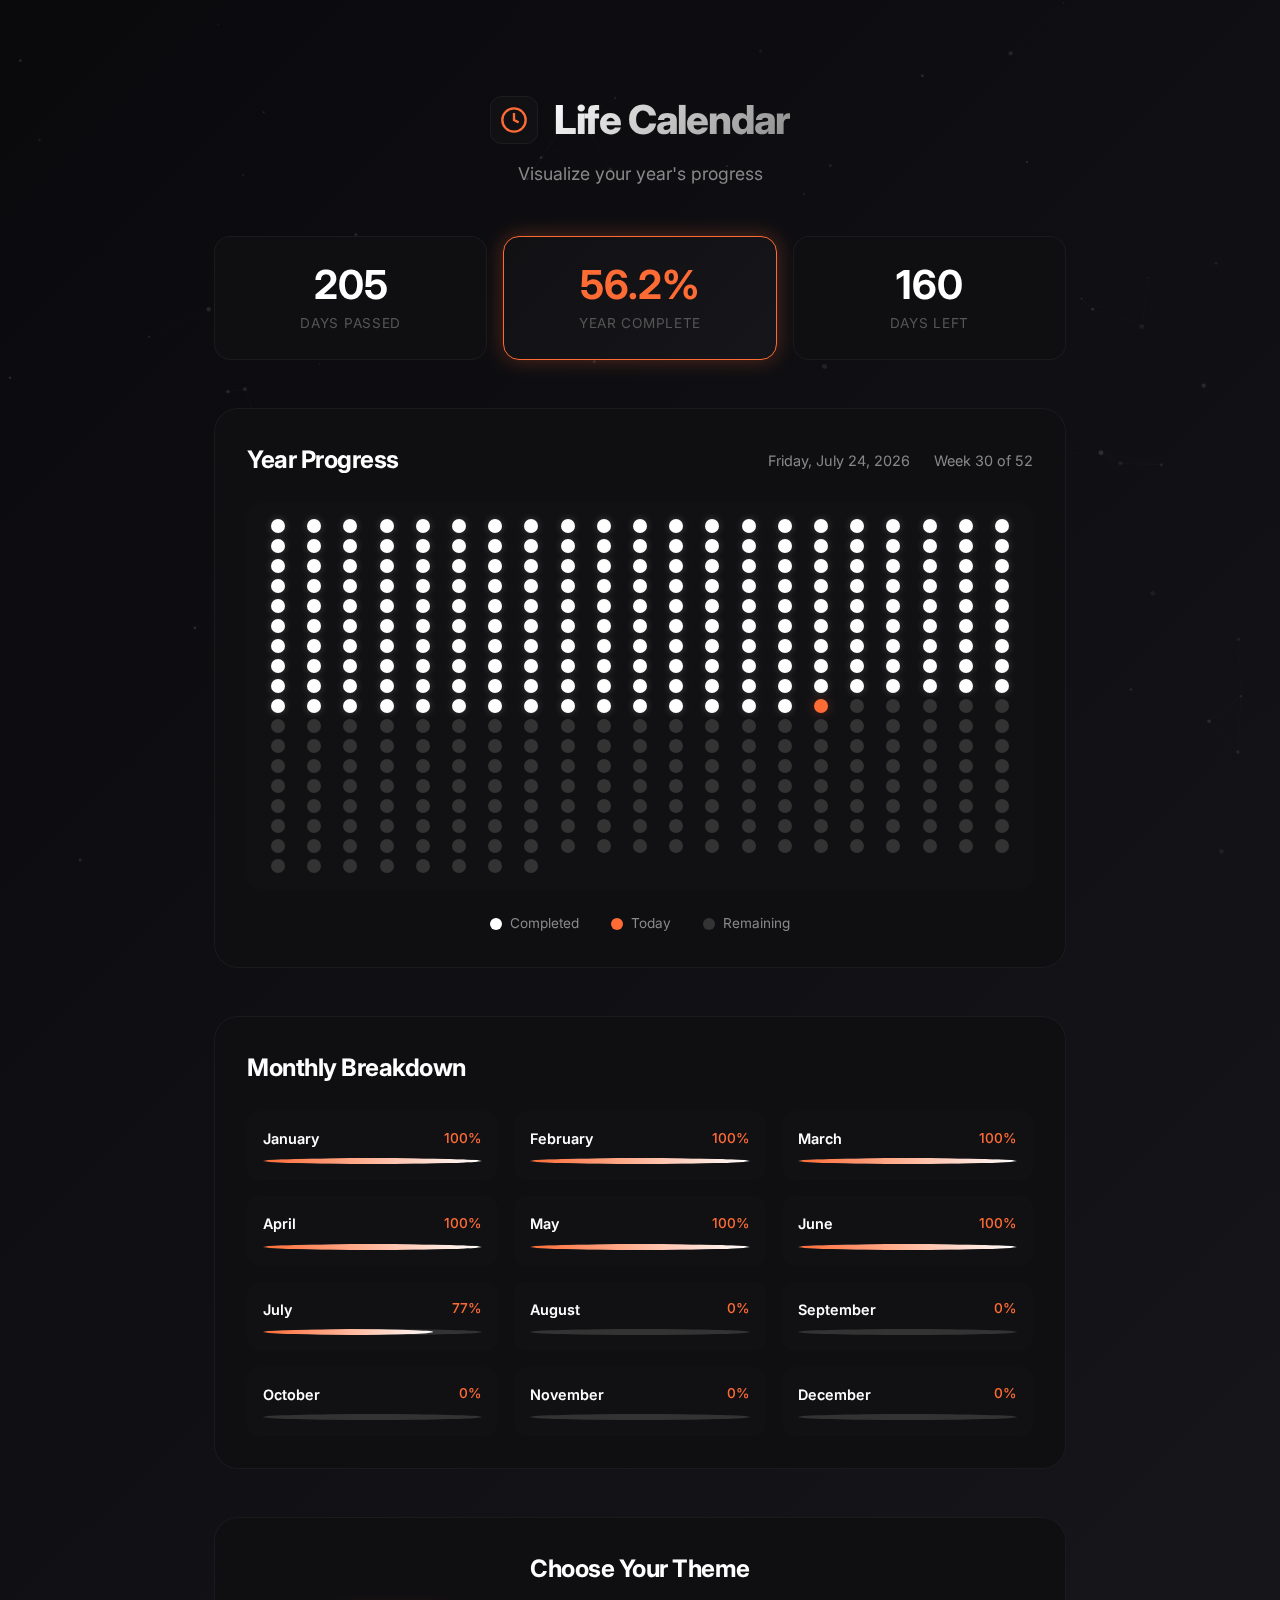
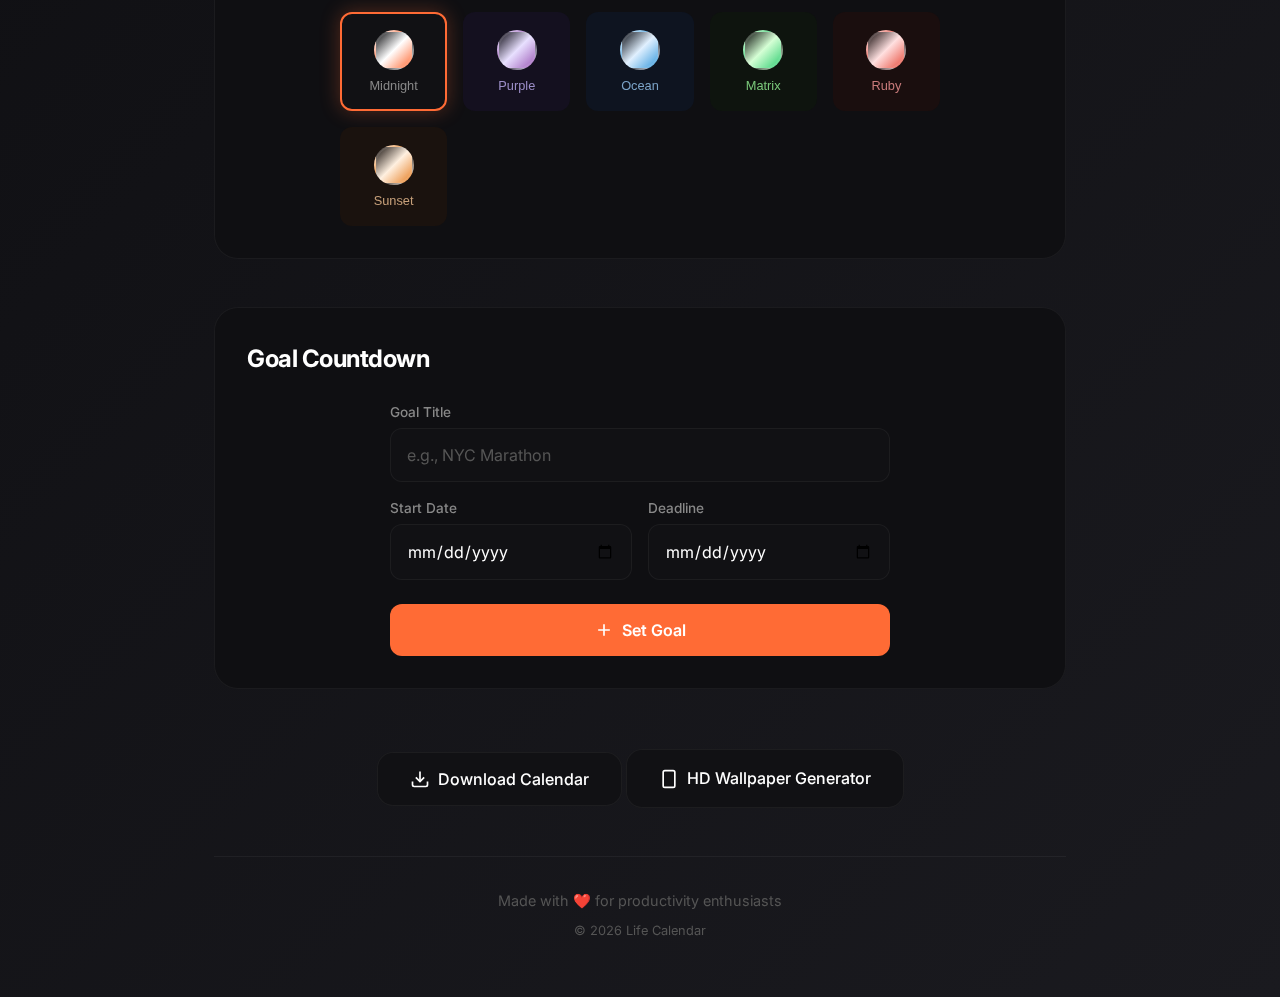
<file: index.html>
<!DOCTYPE html>
<html lang="en">

<head>
    <meta charset="UTF-8">
    <meta name="viewport" content="width=device-width, initial-scale=1.0">
    <meta name="description"
        content="Life Calendar - Visualize your year's progress in a beautiful, minimalist tracker. Track 365 days with stunning dark themes.">
    <meta name="keywords" content="life calendar, year tracker, progress tracker, productivity, goals">
    <title>Life Calendar | Year Progress Tracker</title>
    <link rel="preconnect" href="https://fonts.googleapis.com">
    <link rel="preconnect" href="https://fonts.gstatic.com" crossorigin>
    <link href="https://fonts.googleapis.com/css2?family=Inter:wght@300;400;500;600;700;800&display=swap"
        rel="stylesheet">
    <link rel="stylesheet" href="styles.css">
</head>

<body>
    <!-- Animated Background -->
    <canvas id="particles-canvas"></canvas>

    <!-- Main Container -->
    <div class="container">
        <!-- Header -->
        <header class="header">
            <div class="logo">
                <div class="logo-icon">
                    <svg viewBox="0 0 24 24" fill="none" stroke="currentColor" stroke-width="2">
                        <circle cx="12" cy="12" r="10" />
                        <path d="M12 6v6l4 2" />
                    </svg>
                </div>
                <h1>Life Calendar</h1>
            </div>
            <p class="tagline">Visualize your year's progress</p>
        </header>

        <!-- Stats Dashboard -->
        <section class="stats-dashboard">
            <div class="stat-card">
                <span class="stat-value" id="days-passed">0</span>
                <span class="stat-label">Days Passed</span>
            </div>
            <div class="stat-card featured">
                <span class="stat-value" id="progress-percent">0%</span>
                <span class="stat-label">Year Complete</span>
            </div>
            <div class="stat-card">
                <span class="stat-value" id="days-remaining">365</span>
                <span class="stat-label">Days Left</span>
            </div>
        </section>

        <!-- Main Calendar Grid -->
        <section class="calendar-section">
            <div class="calendar-header">
                <h2>Year Progress</h2>
                <div class="calendar-info">
                    <span class="current-date" id="current-date"></span>
                    <span class="week-info" id="week-info"></span>
                </div>
            </div>

            <div class="calendar-container">
                <div class="calendar-grid" id="calendar-grid">
                    <!-- Days will be generated by JavaScript -->
                </div>
            </div>

            <!-- Legend -->
            <div class="legend">
                <div class="legend-item">
                    <span class="legend-dot completed"></span>
                    <span>Completed</span>
                </div>
                <div class="legend-item">
                    <span class="legend-dot today"></span>
                    <span>Today</span>
                </div>
                <div class="legend-item">
                    <span class="legend-dot remaining"></span>
                    <span>Remaining</span>
                </div>
            </div>
        </section>

        <!-- Monthly Progress -->
        <section class="monthly-section">
            <h2>Monthly Breakdown</h2>
            <div class="monthly-grid" id="monthly-grid">
                <!-- Monthly progress bars will be generated by JavaScript -->
            </div>
        </section>

        <!-- Theme Selector -->
        <section class="theme-section">
            <h2>Choose Your Theme</h2>
            <div class="theme-grid">
                <button class="theme-btn active" data-theme="midnight" title="Midnight Black">
                    <span class="theme-preview midnight"></span>
                    <span class="theme-name">Midnight</span>
                </button>
                <button class="theme-btn" data-theme="purple" title="Deep Purple">
                    <span class="theme-preview purple"></span>
                    <span class="theme-name">Purple</span>
                </button>
                <button class="theme-btn" data-theme="ocean" title="Ocean Blue">
                    <span class="theme-preview ocean"></span>
                    <span class="theme-name">Ocean</span>
                </button>
                <button class="theme-btn" data-theme="matrix" title="Matrix Green">
                    <span class="theme-preview matrix"></span>
                    <span class="theme-name">Matrix</span>
                </button>
                <button class="theme-btn" data-theme="ruby" title="Ruby Red">
                    <span class="theme-preview ruby"></span>
                    <span class="theme-name">Ruby</span>
                </button>
                <button class="theme-btn" data-theme="sunset" title="Sunset Orange">
                    <span class="theme-preview sunset"></span>
                    <span class="theme-name">Sunset</span>
                </button>
            </div>
        </section>

        <!-- Goal Tracker Section -->
        <section class="goal-section">
            <h2>Goal Countdown</h2>
            <div class="goal-container">
                <div class="goal-form" id="goal-form">
                    <div class="form-group">
                        <label for="goal-title">Goal Title</label>
                        <input type="text" id="goal-title" placeholder="e.g., NYC Marathon">
                    </div>
                    <div class="form-row">
                        <div class="form-group">
                            <label for="goal-start">Start Date</label>
                            <input type="date" id="goal-start">
                        </div>
                        <div class="form-group">
                            <label for="goal-end">Deadline</label>
                            <input type="date" id="goal-end">
                        </div>
                    </div>
                    <button class="btn-primary" id="set-goal">
                        <svg viewBox="0 0 24 24" fill="none" stroke="currentColor" stroke-width="2">
                            <path d="M12 5v14M5 12h14" />
                        </svg>
                        Set Goal
                    </button>
                </div>

                <div class="goal-display hidden" id="goal-display">
                    <div class="goal-header">
                        <h3 id="goal-display-title">Your Goal</h3>
                        <button class="btn-icon" id="clear-goal" title="Clear Goal">
                            <svg viewBox="0 0 24 24" fill="none" stroke="currentColor" stroke-width="2">
                                <path d="M18 6L6 18M6 6l12 12" />
                            </svg>
                        </button>
                    </div>
                    <div class="goal-stats">
                        <div class="goal-stat">
                            <span class="goal-value" id="goal-days-passed">0</span>
                            <span class="goal-label">Days In</span>
                        </div>
                        <div class="goal-stat featured">
                            <span class="goal-value" id="goal-days-left">0</span>
                            <span class="goal-label">Days Left</span>
                        </div>
                        <div class="goal-stat">
                            <span class="goal-value" id="goal-percent">0%</span>
                            <span class="goal-label">Complete</span>
                        </div>
                    </div>
                    <div class="goal-calendar-container">
                        <div class="goal-calendar-grid" id="goal-grid">
                            <!-- Goal days will be generated by JavaScript -->
                        </div>
                    </div>
                </div>
            </div>
        </section>

        <!-- Export Section -->
        <section class="export-section">
            <button class="btn-export" id="export-btn">
                <svg viewBox="0 0 24 24" fill="none" stroke="currentColor" stroke-width="2">
                    <path d="M21 15v4a2 2 0 01-2 2H5a2 2 0 01-2-2v-4" />
                    <polyline points="7,10 12,15 17,10" />
                    <line x1="12" y1="15" x2="12" y2="3" />
                </svg>
                Download Calendar
            </button>
            <a href="wallpaper.html" class="btn-export" style="text-decoration: none; margin-top: 12px;">
                <svg viewBox="0 0 24 24" fill="none" stroke="currentColor" stroke-width="2">
                    <rect x="5" y="2" width="14" height="20" rx="2" />
                    <line x1="12" y1="18" x2="12" y2="18" />
                </svg>
                HD Wallpaper Generator
            </a>
        </section>

        <!-- Footer -->
        <footer class="footer">
            <p>Made with ❤️ for productivity enthusiasts</p>
            <p class="copyright">© 2026 Life Calendar</p>
        </footer>
    </div>

    <script src="app.js"></script>
</body>

</html>
</file>
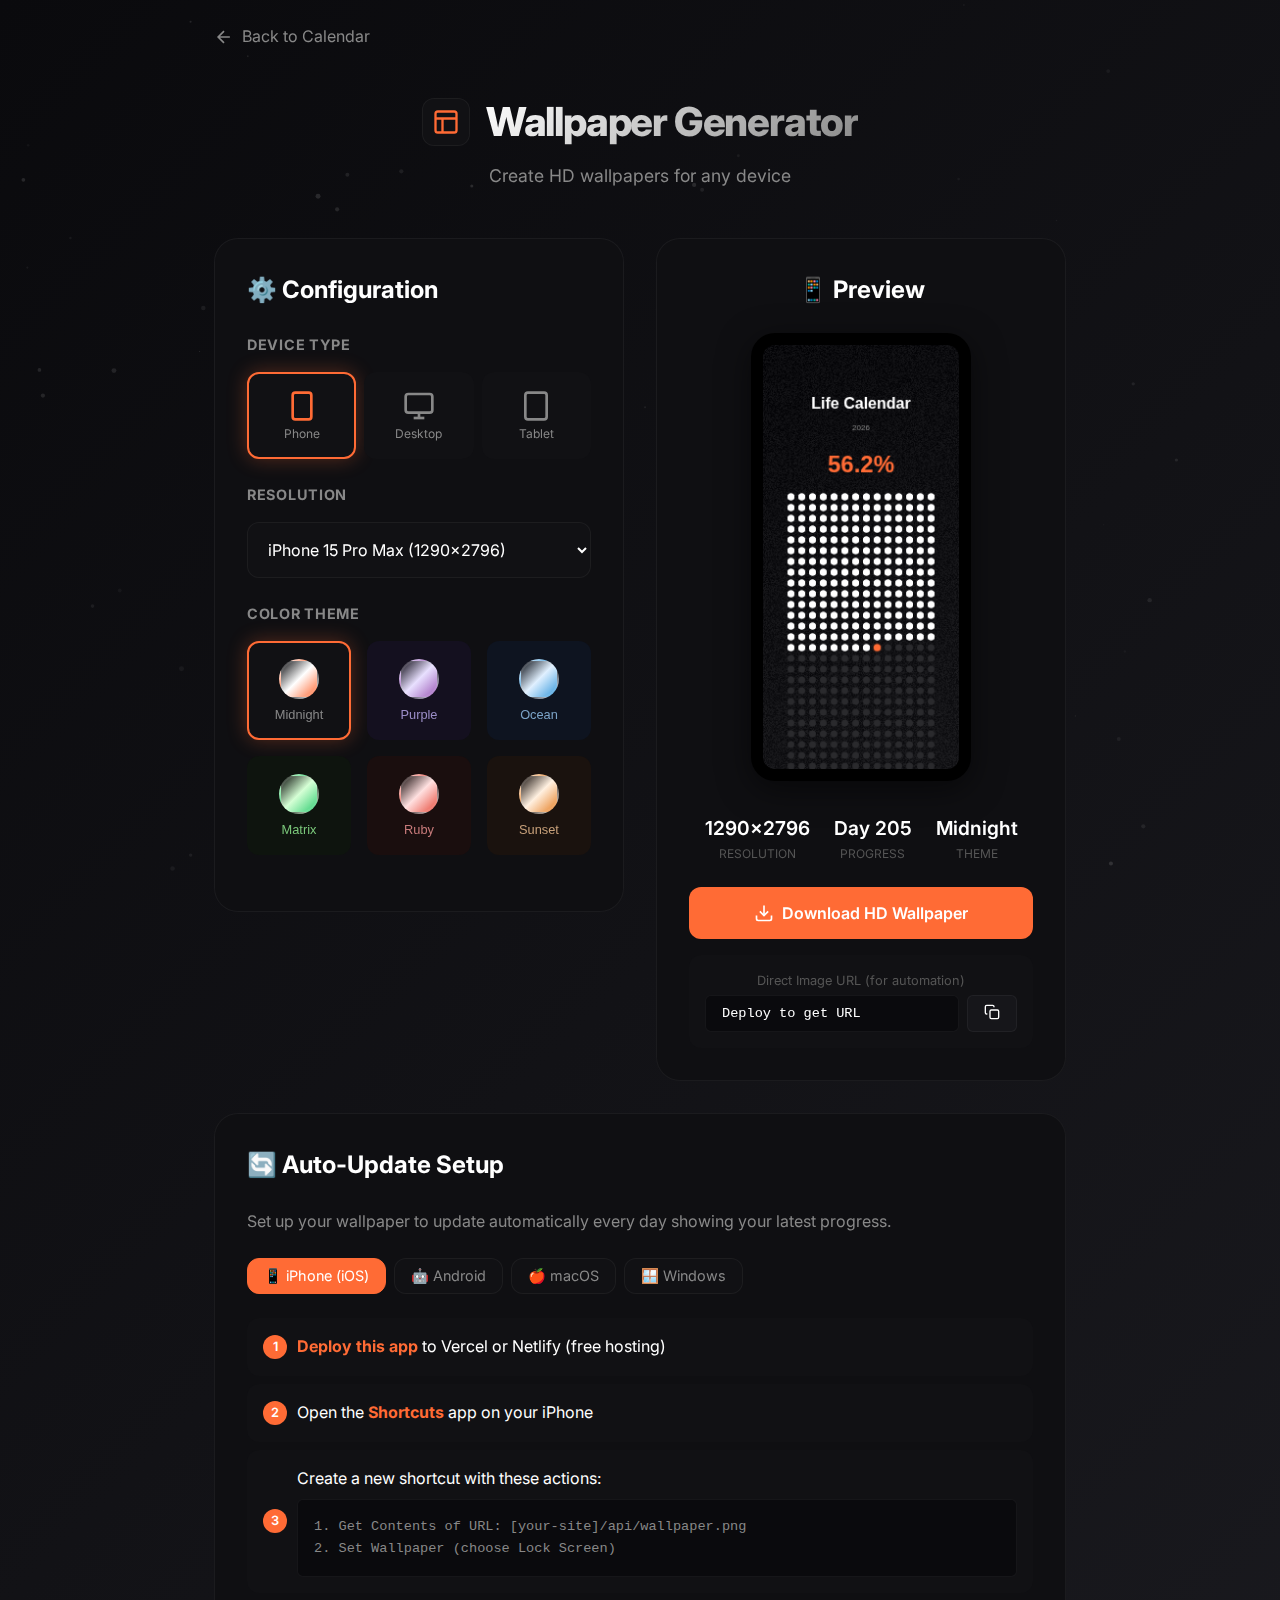
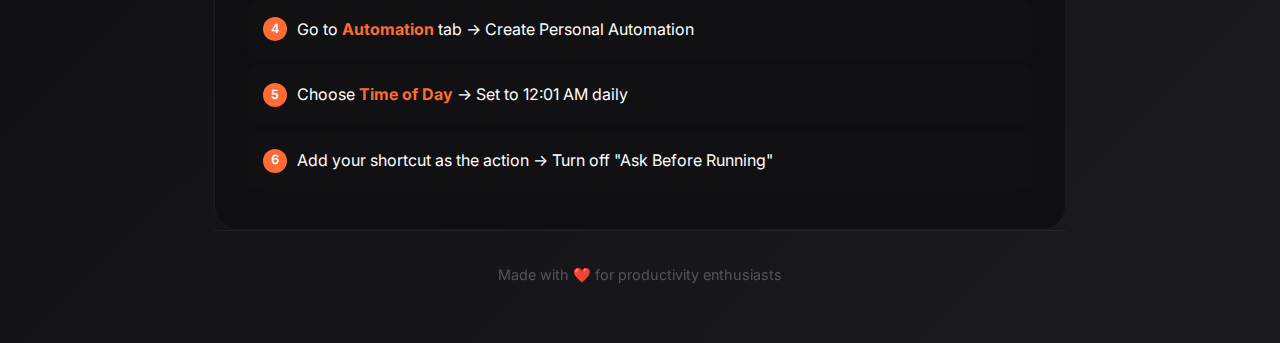
<file: wallpaper.html>
<!DOCTYPE html>
<html lang="en">

<head>
    <meta charset="UTF-8">
    <meta name="viewport" content="width=device-width, initial-scale=1.0">
    <meta name="description"
        content="Generate HD wallpapers for iPhone, Android, and Desktop with your year progress tracker.">
    <title>Life Calendar | Wallpaper Generator</title>
    <link rel="preconnect" href="https://fonts.googleapis.com">
    <link rel="preconnect" href="https://fonts.gstatic.com" crossorigin>
    <link href="https://fonts.googleapis.com/css2?family=Inter:wght@300;400;500;600;700;800&display=swap"
        rel="stylesheet">
    <link rel="stylesheet" href="styles.css">
    <style>
        /* Wallpaper Page Specific Styles */
        .wallpaper-container {
            display: grid;
            grid-template-columns: 1fr 1fr;
            gap: var(--space-xl);
            align-items: start;
        }

        @media (max-width: 900px) {
            .wallpaper-container {
                grid-template-columns: 1fr;
            }
        }

        .config-panel {
            background: var(--bg-card);
            border: 1px solid var(--border-color);
            border-radius: var(--radius-xl);
            padding: var(--space-xl);
            backdrop-filter: blur(10px);
        }

        .config-panel h2 {
            font-size: 1.5rem;
            font-weight: 700;
            margin-bottom: var(--space-lg);
        }

        .config-section {
            margin-bottom: var(--space-lg);
        }

        .config-section h3 {
            font-size: 0.9rem;
            color: var(--text-secondary);
            text-transform: uppercase;
            letter-spacing: 0.05em;
            margin-bottom: var(--space-md);
        }

        .device-grid {
            display: grid;
            grid-template-columns: repeat(3, 1fr);
            gap: var(--space-sm);
        }

        .device-btn {
            display: flex;
            flex-direction: column;
            align-items: center;
            gap: var(--space-xs);
            padding: var(--space-md);
            background: var(--bg-secondary);
            border: 2px solid transparent;
            border-radius: var(--radius-md);
            cursor: pointer;
            transition: all var(--transition-base);
            color: var(--text-primary);
            font-family: inherit;
        }

        .device-btn:hover {
            background: var(--bg-tertiary);
        }

        .device-btn.active {
            border-color: var(--accent);
            box-shadow: var(--shadow-glow);
        }

        .device-btn svg {
            width: 32px;
            height: 32px;
            color: var(--text-secondary);
        }

        .device-btn.active svg {
            color: var(--accent);
        }

        .device-btn span {
            font-size: 0.75rem;
            color: var(--text-secondary);
        }

        .resolution-select {
            width: 100%;
            padding: var(--space-md);
            background: var(--bg-secondary);
            border: 1px solid var(--border-color);
            border-radius: var(--radius-md);
            color: var(--text-primary);
            font-size: 1rem;
            font-family: inherit;
            cursor: pointer;
            transition: all var(--transition-fast);
        }

        .resolution-select:focus {
            outline: none;
            border-color: var(--accent);
        }

        .preview-panel {
            background: var(--bg-card);
            border: 1px solid var(--border-color);
            border-radius: var(--radius-xl);
            padding: var(--space-xl);
            backdrop-filter: blur(10px);
            text-align: center;
        }

        .preview-panel h2 {
            font-size: 1.5rem;
            font-weight: 700;
            margin-bottom: var(--space-lg);
        }

        .preview-frame {
            display: inline-block;
            background: #000;
            border-radius: 24px;
            padding: 12px;
            box-shadow: var(--shadow-lg);
            margin-bottom: var(--space-lg);
        }

        .preview-frame.phone {
            max-width: 220px;
        }

        .preview-frame.desktop {
            max-width: 100%;
            border-radius: 12px;
        }

        .preview-canvas {
            display: block;
            width: 100%;
            height: auto;
            border-radius: 12px;
        }

        .preview-info {
            display: flex;
            justify-content: center;
            gap: var(--space-lg);
            margin-bottom: var(--space-lg);
            flex-wrap: wrap;
        }

        .preview-stat {
            text-align: center;
        }

        .preview-stat-value {
            font-size: 1.2rem;
            font-weight: 600;
            color: var(--text-primary);
        }

        .preview-stat-label {
            font-size: 0.75rem;
            color: var(--text-muted);
            text-transform: uppercase;
        }

        .download-section {
            display: flex;
            flex-direction: column;
            gap: var(--space-md);
        }

        .btn-download {
            display: flex;
            align-items: center;
            justify-content: center;
            gap: var(--space-sm);
            padding: var(--space-md) var(--space-lg);
            background: var(--accent);
            color: #FFFFFF;
            border: none;
            border-radius: var(--radius-md);
            font-size: 1rem;
            font-weight: 600;
            font-family: inherit;
            cursor: pointer;
            transition: all var(--transition-base);
        }

        .btn-download:hover {
            transform: translateY(-2px);
            box-shadow: var(--shadow-glow);
        }

        .btn-download svg {
            width: 20px;
            height: 20px;
        }

        .url-section {
            background: var(--bg-secondary);
            border-radius: var(--radius-md);
            padding: var(--space-md);
        }

        .url-section label {
            display: block;
            font-size: 0.8rem;
            color: var(--text-muted);
            margin-bottom: var(--space-xs);
        }

        .url-input-group {
            display: flex;
            gap: var(--space-sm);
        }

        .url-input {
            flex: 1;
            padding: var(--space-sm) var(--space-md);
            background: var(--bg-primary);
            border: 1px solid var(--border-color);
            border-radius: var(--radius-sm);
            color: var(--text-primary);
            font-size: 0.85rem;
            font-family: monospace;
        }

        .btn-copy {
            padding: var(--space-sm) var(--space-md);
            background: var(--bg-tertiary);
            border: 1px solid var(--border-color);
            border-radius: var(--radius-sm);
            color: var(--text-primary);
            cursor: pointer;
            transition: all var(--transition-fast);
        }

        .btn-copy:hover {
            background: var(--accent);
        }

        /* Auto-Update Section */
        .auto-update-section {
            background: var(--bg-card);
            border: 1px solid var(--border-color);
            border-radius: var(--radius-xl);
            padding: var(--space-xl);
            margin-top: var(--space-xl);
            backdrop-filter: blur(10px);
        }

        .auto-update-section h2 {
            font-size: 1.5rem;
            font-weight: 700;
            margin-bottom: var(--space-lg);
        }

        .platform-tabs {
            display: flex;
            gap: var(--space-sm);
            margin-bottom: var(--space-lg);
            flex-wrap: wrap;
        }

        .platform-tab {
            padding: var(--space-sm) var(--space-md);
            background: var(--bg-secondary);
            border: 1px solid var(--border-color);
            border-radius: var(--radius-md);
            color: var(--text-secondary);
            cursor: pointer;
            transition: all var(--transition-fast);
            font-family: inherit;
            font-size: 0.9rem;
        }

        .platform-tab:hover {
            background: var(--bg-tertiary);
        }

        .platform-tab.active {
            background: var(--accent);
            border-color: var(--accent);
            color: #FFFFFF;
        }

        .platform-content {
            display: none;
        }

        .platform-content.active {
            display: block;
        }

        .step-list {
            list-style: none;
            counter-reset: step;
        }

        .step-list li {
            counter-increment: step;
            padding: var(--space-md);
            background: var(--bg-secondary);
            border-radius: var(--radius-md);
            margin-bottom: var(--space-sm);
            position: relative;
            padding-left: 50px;
        }

        .step-list li::before {
            content: counter(step);
            position: absolute;
            left: var(--space-md);
            top: 50%;
            transform: translateY(-50%);
            width: 24px;
            height: 24px;
            background: var(--accent);
            border-radius: var(--radius-full);
            display: flex;
            align-items: center;
            justify-content: center;
            font-size: 0.8rem;
            font-weight: 600;
            color: #FFFFFF;
        }

        .step-list li strong {
            color: var(--accent);
        }

        .code-block {
            background: var(--bg-primary);
            border: 1px solid var(--border-color);
            border-radius: var(--radius-sm);
            padding: var(--space-md);
            margin-top: var(--space-sm);
            font-family: monospace;
            font-size: 0.85rem;
            overflow-x: auto;
            color: var(--text-secondary);
        }

        .back-link {
            display: inline-flex;
            align-items: center;
            gap: var(--space-sm);
            color: var(--text-secondary);
            text-decoration: none;
            margin-bottom: var(--space-lg);
            transition: color var(--transition-fast);
        }

        .back-link:hover {
            color: var(--accent);
        }

        .back-link svg {
            width: 20px;
            height: 20px;
        }
    </style>
</head>

<body>
    <!-- Animated Background -->
    <canvas id="particles-canvas"></canvas>

    <div class="container">
        <!-- Back Link -->
        <a href="index.html" class="back-link">
            <svg viewBox="0 0 24 24" fill="none" stroke="currentColor" stroke-width="2">
                <path d="M19 12H5M12 19l-7-7 7-7" />
            </svg>
            Back to Calendar
        </a>

        <!-- Header -->
        <header class="header" style="padding-top: var(--space-md);">
            <div class="logo">
                <div class="logo-icon">
                    <svg viewBox="0 0 24 24" fill="none" stroke="currentColor" stroke-width="2">
                        <rect x="3" y="3" width="18" height="18" rx="2" />
                        <path d="M3 9h18M9 21V9" />
                    </svg>
                </div>
                <h1>Wallpaper Generator</h1>
            </div>
            <p class="tagline">Create HD wallpapers for any device</p>
        </header>

        <!-- Main Content -->
        <div class="wallpaper-container">
            <!-- Configuration Panel -->
            <div class="config-panel">
                <h2>⚙️ Configuration</h2>

                <!-- Device Selection -->
                <div class="config-section">
                    <h3>Device Type</h3>
                    <div class="device-grid">
                        <button class="device-btn active" data-device="phone" id="btn-phone">
                            <svg viewBox="0 0 24 24" fill="none" stroke="currentColor" stroke-width="2">
                                <rect x="5" y="2" width="14" height="20" rx="2" />
                                <line x1="12" y1="18" x2="12" y2="18" />
                            </svg>
                            <span>Phone</span>
                        </button>
                        <button class="device-btn" data-device="desktop" id="btn-desktop">
                            <svg viewBox="0 0 24 24" fill="none" stroke="currentColor" stroke-width="2">
                                <rect x="2" y="3" width="20" height="14" rx="2" />
                                <line x1="8" y1="21" x2="16" y2="21" />
                                <line x1="12" y1="17" x2="12" y2="21" />
                            </svg>
                            <span>Desktop</span>
                        </button>
                        <button class="device-btn" data-device="tablet" id="btn-tablet">
                            <svg viewBox="0 0 24 24" fill="none" stroke="currentColor" stroke-width="2">
                                <rect x="4" y="2" width="16" height="20" rx="2" />
                                <line x1="12" y1="18" x2="12" y2="18" />
                            </svg>
                            <span>Tablet</span>
                        </button>
                    </div>
                </div>

                <!-- Resolution Selection -->
                <div class="config-section">
                    <h3>Resolution</h3>
                    <select class="resolution-select" id="resolution-select">
                        <optgroup label="iPhone">
                            <option value="1290x2796" data-device="phone">iPhone 15 Pro Max (1290×2796)</option>
                            <option value="1179x2556" data-device="phone">iPhone 15/14 Pro (1179×2556)</option>
                            <option value="1170x2532" data-device="phone">iPhone 14/13 (1170×2532)</option>
                        </optgroup>
                        <optgroup label="Android">
                            <option value="1080x2400" data-device="phone">Android Standard (1080×2400)</option>
                            <option value="1440x3200" data-device="phone">Android Flagship (1440×3200)</option>
                            <option value="1080x2340" data-device="phone">Android Compact (1080×2340)</option>
                        </optgroup>
                        <optgroup label="Desktop">
                            <option value="1920x1080" data-device="desktop">Full HD (1920×1080)</option>
                            <option value="2560x1440" data-device="desktop">2K QHD (2560×1440)</option>
                            <option value="3840x2160" data-device="desktop">4K UHD (3840×2160)</option>
                        </optgroup>
                        <optgroup label="Tablet">
                            <option value="2048x2732" data-device="tablet">iPad Pro 12.9" (2048×2732)</option>
                            <option value="1640x2360" data-device="tablet">iPad Air (1640×2360)</option>
                        </optgroup>
                    </select>
                </div>

                <!-- Theme Selection -->
                <div class="config-section">
                    <h3>Color Theme</h3>
                    <div class="theme-grid" style="grid-template-columns: repeat(3, 1fr);">
                        <button class="theme-btn active" data-theme="midnight" title="Midnight Black">
                            <span class="theme-preview midnight"></span>
                            <span class="theme-name">Midnight</span>
                        </button>
                        <button class="theme-btn" data-theme="purple" title="Deep Purple">
                            <span class="theme-preview purple"></span>
                            <span class="theme-name">Purple</span>
                        </button>
                        <button class="theme-btn" data-theme="ocean" title="Ocean Blue">
                            <span class="theme-preview ocean"></span>
                            <span class="theme-name">Ocean</span>
                        </button>
                        <button class="theme-btn" data-theme="matrix" title="Matrix Green">
                            <span class="theme-preview matrix"></span>
                            <span class="theme-name">Matrix</span>
                        </button>
                        <button class="theme-btn" data-theme="ruby" title="Ruby Red">
                            <span class="theme-preview ruby"></span>
                            <span class="theme-name">Ruby</span>
                        </button>
                        <button class="theme-btn" data-theme="sunset" title="Sunset Orange">
                            <span class="theme-preview sunset"></span>
                            <span class="theme-name">Sunset</span>
                        </button>
                    </div>
                </div>
            </div>

            <!-- Preview Panel -->
            <div class="preview-panel">
                <h2>📱 Preview</h2>

                <div class="preview-frame phone" id="preview-frame">
                    <canvas id="preview-canvas" class="preview-canvas"></canvas>
                </div>

                <div class="preview-info">
                    <div class="preview-stat">
                        <div class="preview-stat-value" id="preview-resolution">1290×2796</div>
                        <div class="preview-stat-label">Resolution</div>
                    </div>
                    <div class="preview-stat">
                        <div class="preview-stat-value" id="preview-day">Day 15</div>
                        <div class="preview-stat-label">Progress</div>
                    </div>
                    <div class="preview-stat">
                        <div class="preview-stat-value" id="preview-theme">Midnight</div>
                        <div class="preview-stat-label">Theme</div>
                    </div>
                </div>

                <div class="download-section">
                    <button class="btn-download" id="download-btn">
                        <svg viewBox="0 0 24 24" fill="none" stroke="currentColor" stroke-width="2">
                            <path d="M21 15v4a2 2 0 01-2 2H5a2 2 0 01-2-2v-4" />
                            <polyline points="7,10 12,15 17,10" />
                            <line x1="12" y1="15" x2="12" y2="3" />
                        </svg>
                        Download HD Wallpaper
                    </button>

                    <div class="url-section">
                        <label>Direct Image URL (for automation)</label>
                        <div class="url-input-group">
                            <input type="text" class="url-input" id="image-url" readonly value="Deploy to get URL">
                            <button class="btn-copy" id="copy-url" title="Copy URL">
                                <svg viewBox="0 0 24 24" fill="none" stroke="currentColor" stroke-width="2" width="16"
                                    height="16">
                                    <rect x="9" y="9" width="13" height="13" rx="2" />
                                    <path d="M5 15H4a2 2 0 01-2-2V4a2 2 0 012-2h9a2 2 0 012 2v1" />
                                </svg>
                            </button>
                        </div>
                    </div>
                </div>
            </div>
        </div>

        <!-- Auto-Update Instructions -->
        <section class="auto-update-section">
            <h2>🔄 Auto-Update Setup</h2>
            <p style="color: var(--text-secondary); margin-bottom: var(--space-lg);">
                Set up your wallpaper to update automatically every day showing your latest progress.
            </p>

            <div class="platform-tabs">
                <button class="platform-tab active" data-platform="ios">📱 iPhone (iOS)</button>
                <button class="platform-tab" data-platform="android">🤖 Android</button>
                <button class="platform-tab" data-platform="macos">🍎 macOS</button>
                <button class="platform-tab" data-platform="windows">🪟 Windows</button>
            </div>

            <!-- iOS Instructions -->
            <div class="platform-content active" id="ios-content">
                <ol class="step-list">
                    <li><strong>Deploy this app</strong> to Vercel or Netlify (free hosting)</li>
                    <li>Open the <strong>Shortcuts</strong> app on your iPhone</li>
                    <li>Create a new shortcut with these actions:
                        <div class="code-block">
                            1. Get Contents of URL: [your-site]/api/wallpaper.png<br>
                            2. Set Wallpaper (choose Lock Screen)
                        </div>
                    </li>
                    <li>Go to <strong>Automation</strong> tab → Create Personal Automation</li>
                    <li>Choose <strong>Time of Day</strong> → Set to 12:01 AM daily</li>
                    <li>Add your shortcut as the action → Turn off "Ask Before Running"</li>
                </ol>
            </div>

            <!-- Android Instructions -->
            <div class="platform-content" id="android-content">
                <ol class="step-list">
                    <li><strong>Deploy this app</strong> to Vercel or Netlify</li>
                    <li>Install <strong>Tasker</strong> from Play Store ($3.49) or use <strong>MacroDroid</strong>
                        (free)</li>
                    <li>Create a new Task:
                        <div class="code-block">
                            Action: HTTP Request<br>
                            URL: [your-site]/api/wallpaper.png<br>
                            Save to: /sdcard/wallpaper.png
                        </div>
                    </li>
                    <li>Add action: <strong>Set Wallpaper</strong> → Select saved image</li>
                    <li>Create a <strong>Time Profile</strong> → 12:01 AM daily</li>
                    <li>Link the profile to your task</li>
                </ol>
                <p style="color: var(--text-muted); margin-top: var(--space-md); font-size: 0.9rem;">
                    💡 <strong>Alternative:</strong> Use <strong>Muzei</strong> app with a custom source plugin for
                    simpler setup.
                </p>
            </div>

            <!-- macOS Instructions -->
            <div class="platform-content" id="macos-content">
                <ol class="step-list">
                    <li><strong>Deploy this app</strong> or run locally</li>
                    <li>Open <strong>Terminal</strong> and create a script:
                        <div class="code-block">
                            #!/bin/bash<br>
                            curl -o ~/Pictures/life-calendar.png "[your-site]/api/wallpaper.png?device=desktop"<br>
                            osascript -e 'tell application "System Events" to set picture of every desktop to
                            "~/Pictures/life-calendar.png"'
                        </div>
                    </li>
                    <li>Save as <code>update-wallpaper.sh</code> and make executable:
                        <div class="code-block">chmod +x update-wallpaper.sh</div>
                    </li>
                    <li>Add to crontab: <code>crontab -e</code>
                        <div class="code-block">1 0 * * * /path/to/update-wallpaper.sh</div>
                    </li>
                </ol>
            </div>

            <!-- Windows Instructions -->
            <div class="platform-content" id="windows-content">
                <ol class="step-list">
                    <li><strong>Deploy this app</strong> or run locally</li>
                    <li>Create a PowerShell script <code>update-wallpaper.ps1</code>:
                        <div class="code-block">
                            $url = "[your-site]/api/wallpaper.png?device=desktop"<br>
                            $path = "$env:USERPROFILE\Pictures\life-calendar.png"<br>
                            Invoke-WebRequest -Uri $url -OutFile $path<br>
                            Add-Type -TypeDefinition @"<br>
                            using System.Runtime.InteropServices;<br>
                            public class Wallpaper {<br>
                            &nbsp;&nbsp;[DllImport("user32.dll", CharSet=CharSet.Auto)]<br>
                            &nbsp;&nbsp;public static extern int SystemParametersInfo(int uAction, int uParam, string
                            lpvParam, int fuWinIni);<br>
                            }<br>
                            "@<br>
                            [Wallpaper]::SystemParametersInfo(0x0014, 0, $path, 0x0001)
                        </div>
                    </li>
                    <li>Open <strong>Task Scheduler</strong> → Create Basic Task</li>
                    <li>Set trigger: Daily at 12:01 AM</li>
                    <li>Action: Start a program → <code>powershell.exe -File "path\to\update-wallpaper.ps1"</code></li>
                </ol>
            </div>
        </section>

        <!-- Footer -->
        <footer class="footer">
            <p>Made with ❤️ for productivity enthusiasts</p>
        </footer>
    </div>

    <script src="wallpaper.js"></script>
</body>

</html>
</file>
<file: styles.css>
/* ===================================
   CSS VARIABLES & THEME SYSTEM
   =================================== */

:root {
    /* Midnight Theme (Default) */
    --bg-primary: #0A0A0D;
    --bg-secondary: #111114;
    --bg-tertiary: #16161A;
    --bg-card: #0F0F12;
    --text-primary: #FFFFFF;
    --text-secondary: #888888;
    --text-muted: #555555;
    --accent: #FF6B35;
    --accent-glow: rgba(255, 107, 53, 0.3);
    --dot-completed: #FFFFFF;
    --dot-remaining: #333333;
    --dot-today: #FF6B35;
    --border-color: rgba(255, 255, 255, 0.05);
    --gradient-start: #0A0A0D;
    --gradient-end: #1a1a1f;
    
    /* Spacing */
    --space-xs: 4px;
    --space-sm: 8px;
    --space-md: 16px;
    --space-lg: 24px;
    --space-xl: 32px;
    --space-2xl: 48px;
    --space-3xl: 64px;
    
    /* Border Radius */
    --radius-sm: 6px;
    --radius-md: 12px;
    --radius-lg: 16px;
    --radius-xl: 24px;
    --radius-full: 50%;
    
    /* Transitions */
    --transition-fast: 150ms ease;
    --transition-base: 300ms ease;
    --transition-slow: 500ms ease;
    
    /* Shadows */
    --shadow-sm: 0 2px 8px rgba(0, 0, 0, 0.3);
    --shadow-md: 0 4px 16px rgba(0, 0, 0, 0.4);
    --shadow-lg: 0 8px 32px rgba(0, 0, 0, 0.5);
    --shadow-glow: 0 0 20px var(--accent-glow);
}

/* Theme: Purple */
[data-theme="purple"] {
    --bg-primary: #0D0A14;
    --bg-secondary: #14101F;
    --bg-tertiary: #1A1528;
    --bg-card: #110E18;
    --text-primary: #E8E0FF;
    --text-secondary: #9B8DC7;
    --text-muted: #5A4F7A;
    --accent: #9B59B6;
    --accent-glow: rgba(155, 89, 182, 0.3);
    --dot-completed: #E8E0FF;
    --dot-remaining: #3D3255;
    --dot-today: #9B59B6;
    --gradient-start: #0D0A14;
    --gradient-end: #1a152a;
}

/* Theme: Ocean */
[data-theme="ocean"] {
    --bg-primary: #0A0D14;
    --bg-secondary: #0E1420;
    --bg-tertiary: #141D2B;
    --bg-card: #0C1118;
    --text-primary: #E0F0FF;
    --text-secondary: #7BA3C7;
    --text-muted: #4A6580;
    --accent: #3498DB;
    --accent-glow: rgba(52, 152, 219, 0.3);
    --dot-completed: #E0F0FF;
    --dot-remaining: #2A3A4A;
    --dot-today: #3498DB;
    --gradient-start: #0A0D14;
    --gradient-end: #0f1a2a;
}

/* Theme: Matrix */
[data-theme="matrix"] {
    --bg-primary: #0A0D0A;
    --bg-secondary: #0E140E;
    --bg-tertiary: #141F14;
    --bg-card: #0C120C;
    --text-primary: #D5FFD5;
    --text-secondary: #7AC77A;
    --text-muted: #4A754A;
    --accent: #2ECC71;
    --accent-glow: rgba(46, 204, 113, 0.3);
    --dot-completed: #D5FFD5;
    --dot-remaining: #2A3A2A;
    --dot-today: #2ECC71;
    --gradient-start: #0A0D0A;
    --gradient-end: #0f1a0f;
}

/* Theme: Ruby */
[data-theme="ruby"] {
    --bg-primary: #140A0A;
    --bg-secondary: #1A0E0E;
    --bg-tertiary: #241414;
    --bg-card: #160C0C;
    --text-primary: #FFE0E0;
    --text-secondary: #C77A7A;
    --text-muted: #754A4A;
    --accent: #E74C3C;
    --accent-glow: rgba(231, 76, 60, 0.3);
    --dot-completed: #FFE0E0;
    --dot-remaining: #3A2A2A;
    --dot-today: #E74C3C;
    --gradient-start: #140A0A;
    --gradient-end: #1f0f0f;
}

/* Theme: Sunset */
[data-theme="sunset"] {
    --bg-primary: #140D0A;
    --bg-secondary: #1A120E;
    --bg-tertiary: #241914;
    --bg-card: #16100C;
    --text-primary: #FFF0E0;
    --text-secondary: #C7A07A;
    --text-muted: #755A4A;
    --accent: #E67E22;
    --accent-glow: rgba(230, 126, 34, 0.3);
    --dot-completed: #FFF0E0;
    --dot-remaining: #3A322A;
    --dot-today: #E67E22;
    --gradient-start: #140D0A;
    --gradient-end: #1f150f;
}

/* ===================================
   RESET & BASE STYLES
   =================================== */

*, *::before, *::after {
    box-sizing: border-box;
    margin: 0;
    padding: 0;
}

html {
    scroll-behavior: smooth;
}

body {
    font-family: 'Inter', -apple-system, BlinkMacSystemFont, 'Segoe UI', sans-serif;
    background: linear-gradient(135deg, var(--gradient-start) 0%, var(--gradient-end) 100%);
    color: var(--text-primary);
    min-height: 100vh;
    line-height: 1.6;
    -webkit-font-smoothing: antialiased;
    -moz-osx-font-smoothing: grayscale;
    overflow-x: hidden;
}

/* ===================================
   PARTICLES CANVAS
   =================================== */

#particles-canvas {
    position: fixed;
    top: 0;
    left: 0;
    width: 100%;
    height: 100%;
    pointer-events: none;
    z-index: 0;
    opacity: 0.6;
}

/* ===================================
   CONTAINER
   =================================== */

.container {
    position: relative;
    z-index: 1;
    max-width: 900px;
    margin: 0 auto;
    padding: var(--space-lg);
}

/* ===================================
   HEADER
   =================================== */

.header {
    text-align: center;
    padding: var(--space-3xl) 0 var(--space-2xl);
    animation: fadeInDown 0.8s ease-out;
}

.logo {
    display: flex;
    align-items: center;
    justify-content: center;
    gap: var(--space-md);
    margin-bottom: var(--space-sm);
}

.logo-icon {
    width: 48px;
    height: 48px;
    display: flex;
    align-items: center;
    justify-content: center;
    background: var(--bg-secondary);
    border-radius: var(--radius-md);
    border: 1px solid var(--border-color);
    color: var(--accent);
}

.logo-icon svg {
    width: 28px;
    height: 28px;
}

.logo h1 {
    font-size: 2.5rem;
    font-weight: 800;
    letter-spacing: -0.03em;
    background: linear-gradient(135deg, var(--text-primary) 0%, var(--text-secondary) 100%);
    -webkit-background-clip: text;
    -webkit-text-fill-color: transparent;
    background-clip: text;
}

.tagline {
    color: var(--text-secondary);
    font-size: 1.1rem;
    font-weight: 400;
}

/* ===================================
   STATS DASHBOARD
   =================================== */

.stats-dashboard {
    display: grid;
    grid-template-columns: repeat(3, 1fr);
    gap: var(--space-md);
    margin-bottom: var(--space-2xl);
    animation: fadeInUp 0.8s ease-out 0.2s both;
}

.stat-card {
    background: var(--bg-card);
    border: 1px solid var(--border-color);
    border-radius: var(--radius-lg);
    padding: var(--space-lg);
    text-align: center;
    transition: all var(--transition-base);
    backdrop-filter: blur(10px);
}

.stat-card:hover {
    transform: translateY(-4px);
    border-color: var(--accent);
    box-shadow: var(--shadow-glow);
}

.stat-card.featured {
    background: linear-gradient(135deg, var(--bg-secondary) 0%, var(--bg-tertiary) 100%);
    border-color: var(--accent);
    box-shadow: var(--shadow-glow);
}

.stat-value {
    display: block;
    font-size: 2.5rem;
    font-weight: 700;
    color: var(--text-primary);
    line-height: 1.2;
}

.stat-card.featured .stat-value {
    color: var(--accent);
}

.stat-label {
    display: block;
    font-size: 0.85rem;
    color: var(--text-muted);
    text-transform: uppercase;
    letter-spacing: 0.05em;
    margin-top: var(--space-xs);
}

/* ===================================
   CALENDAR SECTION
   =================================== */

.calendar-section {
    background: var(--bg-card);
    border: 1px solid var(--border-color);
    border-radius: var(--radius-xl);
    padding: var(--space-xl);
    margin-bottom: var(--space-2xl);
    animation: fadeInUp 0.8s ease-out 0.3s both;
    backdrop-filter: blur(10px);
}

.calendar-header {
    display: flex;
    justify-content: space-between;
    align-items: center;
    margin-bottom: var(--space-lg);
    flex-wrap: wrap;
    gap: var(--space-md);
}

.calendar-header h2 {
    font-size: 1.5rem;
    font-weight: 700;
    letter-spacing: -0.02em;
}

.calendar-info {
    display: flex;
    gap: var(--space-lg);
}

.current-date,
.week-info {
    color: var(--text-secondary);
    font-size: 0.9rem;
}

.calendar-container {
    overflow: hidden;
    border-radius: var(--radius-md);
}

/* ===================================
   CALENDAR GRID
   =================================== */

.calendar-grid {
    display: grid;
    grid-template-columns: repeat(21, 1fr);
    gap: 6px;
    padding: var(--space-md);
    background: var(--bg-secondary);
    border-radius: var(--radius-md);
    justify-items: center;
}

.day-dot {
    width: 14px;
    height: 14px;
    border-radius: var(--radius-full);
    transition: all var(--transition-fast);
    cursor: pointer;
    position: relative;
}

.day-dot.completed {
    background: var(--dot-completed);
    box-shadow: 0 0 8px rgba(255, 255, 255, 0.2);
}

.day-dot.remaining {
    background: var(--dot-remaining);
}

.day-dot.today {
    background: var(--dot-today);
    box-shadow: 0 0 12px var(--accent-glow);
    animation: pulse 2s ease-in-out infinite;
}

.day-dot:hover {
    transform: scale(1.4);
    z-index: 10;
}

.day-dot:hover::after {
    content: attr(data-tooltip);
    position: absolute;
    bottom: 100%;
    left: 50%;
    transform: translateX(-50%);
    background: var(--bg-primary);
    color: var(--text-primary);
    padding: 4px 8px;
    border-radius: var(--radius-sm);
    font-size: 0.7rem;
    white-space: nowrap;
    margin-bottom: 4px;
    border: 1px solid var(--border-color);
    z-index: 100;
}

/* ===================================
   LEGEND
   =================================== */

.legend {
    display: flex;
    justify-content: center;
    gap: var(--space-xl);
    margin-top: var(--space-lg);
    flex-wrap: wrap;
}

.legend-item {
    display: flex;
    align-items: center;
    gap: var(--space-sm);
    font-size: 0.85rem;
    color: var(--text-secondary);
}

.legend-dot {
    width: 12px;
    height: 12px;
    border-radius: var(--radius-full);
}

.legend-dot.completed {
    background: var(--dot-completed);
}

.legend-dot.today {
    background: var(--dot-today);
}

.legend-dot.remaining {
    background: var(--dot-remaining);
}

/* ===================================
   MONTHLY SECTION
   =================================== */

.monthly-section {
    background: var(--bg-card);
    border: 1px solid var(--border-color);
    border-radius: var(--radius-xl);
    padding: var(--space-xl);
    margin-bottom: var(--space-2xl);
    animation: fadeInUp 0.8s ease-out 0.4s both;
    backdrop-filter: blur(10px);
}

.monthly-section h2 {
    font-size: 1.5rem;
    font-weight: 700;
    letter-spacing: -0.02em;
    margin-bottom: var(--space-lg);
}

.monthly-grid {
    display: grid;
    grid-template-columns: repeat(auto-fit, minmax(200px, 1fr));
    gap: var(--space-md);
}

.month-card {
    background: var(--bg-secondary);
    border-radius: var(--radius-md);
    padding: var(--space-md);
    transition: all var(--transition-base);
}

.month-card:hover {
    transform: translateY(-2px);
    background: var(--bg-tertiary);
}

.month-header {
    display: flex;
    justify-content: space-between;
    align-items: center;
    margin-bottom: var(--space-sm);
}

.month-name {
    font-weight: 600;
    font-size: 0.9rem;
}

.month-percent {
    font-size: 0.85rem;
    color: var(--accent);
    font-weight: 500;
}

.month-bar {
    height: 6px;
    background: var(--dot-remaining);
    border-radius: var(--radius-full);
    overflow: hidden;
}

.month-progress {
    height: 100%;
    background: linear-gradient(90deg, var(--accent) 0%, var(--dot-completed) 100%);
    border-radius: var(--radius-full);
    transition: width var(--transition-slow);
}

/* ===================================
   THEME SECTION
   =================================== */

.theme-section {
    background: var(--bg-card);
    border: 1px solid var(--border-color);
    border-radius: var(--radius-xl);
    padding: var(--space-xl);
    margin-bottom: var(--space-2xl);
    animation: fadeInUp 0.8s ease-out 0.5s both;
    backdrop-filter: blur(10px);
}

.theme-section h2 {
    font-size: 1.5rem;
    font-weight: 700;
    letter-spacing: -0.02em;
    margin-bottom: var(--space-lg);
    text-align: center;
}

.theme-grid {
    display: grid;
    grid-template-columns: repeat(auto-fit, minmax(100px, 1fr));
    gap: var(--space-md);
    max-width: 600px;
    margin: 0 auto;
}

.theme-btn {
    display: flex;
    flex-direction: column;
    align-items: center;
    gap: var(--space-sm);
    padding: var(--space-md);
    background: var(--bg-secondary);
    border: 2px solid transparent;
    border-radius: var(--radius-md);
    cursor: pointer;
    transition: all var(--transition-base);
}

.theme-btn:hover {
    background: var(--bg-tertiary);
    transform: translateY(-2px);
}

.theme-btn.active {
    border-color: var(--accent);
    box-shadow: var(--shadow-glow);
}

.theme-preview {
    width: 40px;
    height: 40px;
    border-radius: var(--radius-full);
    border: 2px solid rgba(255, 255, 255, 0.1);
}

.theme-preview.midnight {
    background: linear-gradient(135deg, #0A0A0D 0%, #FFFFFF 50%, #FF6B35 100%);
}

.theme-preview.purple {
    background: linear-gradient(135deg, #0D0A14 0%, #E8E0FF 50%, #9B59B6 100%);
}

.theme-preview.ocean {
    background: linear-gradient(135deg, #0A0D14 0%, #E0F0FF 50%, #3498DB 100%);
}

.theme-preview.matrix {
    background: linear-gradient(135deg, #0A0D0A 0%, #D5FFD5 50%, #2ECC71 100%);
}

.theme-preview.ruby {
    background: linear-gradient(135deg, #140A0A 0%, #FFE0E0 50%, #E74C3C 100%);
}

.theme-preview.sunset {
    background: linear-gradient(135deg, #140D0A 0%, #FFF0E0 50%, #E67E22 100%);
}

.theme-name {
    font-size: 0.8rem;
    color: var(--text-secondary);
    font-weight: 500;
}

/* ===================================
   GOAL SECTION
   =================================== */

.goal-section {
    background: var(--bg-card);
    border: 1px solid var(--border-color);
    border-radius: var(--radius-xl);
    padding: var(--space-xl);
    margin-bottom: var(--space-2xl);
    animation: fadeInUp 0.8s ease-out 0.6s both;
    backdrop-filter: blur(10px);
}

.goal-section h2 {
    font-size: 1.5rem;
    font-weight: 700;
    letter-spacing: -0.02em;
    margin-bottom: var(--space-lg);
}

.goal-container {
    max-width: 500px;
    margin: 0 auto;
}

.goal-form {
    display: flex;
    flex-direction: column;
    gap: var(--space-md);
}

.form-group {
    display: flex;
    flex-direction: column;
    gap: var(--space-xs);
}

.form-group label {
    font-size: 0.85rem;
    color: var(--text-secondary);
    font-weight: 500;
}

.form-group input {
    padding: var(--space-md);
    background: var(--bg-secondary);
    border: 1px solid var(--border-color);
    border-radius: var(--radius-md);
    color: var(--text-primary);
    font-size: 1rem;
    font-family: inherit;
    transition: all var(--transition-fast);
}

.form-group input:focus {
    outline: none;
    border-color: var(--accent);
    box-shadow: 0 0 0 3px var(--accent-glow);
}

.form-group input::placeholder {
    color: var(--text-muted);
}

.form-row {
    display: grid;
    grid-template-columns: 1fr 1fr;
    gap: var(--space-md);
}

.btn-primary {
    display: flex;
    align-items: center;
    justify-content: center;
    gap: var(--space-sm);
    padding: var(--space-md) var(--space-lg);
    background: var(--accent);
    color: #FFFFFF;
    border: none;
    border-radius: var(--radius-md);
    font-size: 1rem;
    font-weight: 600;
    font-family: inherit;
    cursor: pointer;
    transition: all var(--transition-base);
    margin-top: var(--space-sm);
}

.btn-primary:hover {
    transform: translateY(-2px);
    box-shadow: var(--shadow-glow);
}

.btn-primary svg {
    width: 20px;
    height: 20px;
}

/* Goal Display */
.goal-display {
    text-align: center;
}

.goal-display.hidden {
    display: none;
}

.goal-header {
    display: flex;
    justify-content: space-between;
    align-items: center;
    margin-bottom: var(--space-lg);
}

.goal-header h3 {
    font-size: 1.3rem;
    font-weight: 600;
    color: var(--accent);
}

.btn-icon {
    width: 36px;
    height: 36px;
    display: flex;
    align-items: center;
    justify-content: center;
    background: var(--bg-secondary);
    border: 1px solid var(--border-color);
    border-radius: var(--radius-md);
    color: var(--text-secondary);
    cursor: pointer;
    transition: all var(--transition-fast);
}

.btn-icon:hover {
    background: var(--bg-tertiary);
    color: var(--accent);
    border-color: var(--accent);
}

.btn-icon svg {
    width: 18px;
    height: 18px;
}

.goal-stats {
    display: grid;
    grid-template-columns: repeat(3, 1fr);
    gap: var(--space-md);
    margin-bottom: var(--space-lg);
}

.goal-stat {
    background: var(--bg-secondary);
    border-radius: var(--radius-md);
    padding: var(--space-md);
}

.goal-stat.featured {
    background: linear-gradient(135deg, var(--bg-secondary) 0%, var(--bg-tertiary) 100%);
    border: 1px solid var(--accent);
}

.goal-value {
    display: block;
    font-size: 1.5rem;
    font-weight: 700;
    color: var(--text-primary);
}

.goal-stat.featured .goal-value {
    color: var(--accent);
}

.goal-label {
    display: block;
    font-size: 0.75rem;
    color: var(--text-muted);
    text-transform: uppercase;
    letter-spacing: 0.05em;
    margin-top: var(--space-xs);
}

.goal-calendar-container {
    background: var(--bg-secondary);
    border-radius: var(--radius-md);
    padding: var(--space-md);
    overflow: hidden;
}

.goal-calendar-grid {
    display: grid;
    grid-template-columns: repeat(14, 1fr);
    gap: 5px;
    justify-items: center;
}

/* ===================================
   EXPORT SECTION
   =================================== */

.export-section {
    text-align: center;
    margin-bottom: var(--space-2xl);
    animation: fadeInUp 0.8s ease-out 0.7s both;
}

.btn-export {
    display: inline-flex;
    align-items: center;
    gap: var(--space-sm);
    padding: var(--space-md) var(--space-xl);
    background: var(--bg-secondary);
    border: 1px solid var(--border-color);
    border-radius: var(--radius-lg);
    color: var(--text-primary);
    font-size: 1rem;
    font-weight: 500;
    font-family: inherit;
    cursor: pointer;
    transition: all var(--transition-base);
}

.btn-export:hover {
    background: var(--bg-tertiary);
    border-color: var(--accent);
    transform: translateY(-2px);
    box-shadow: var(--shadow-glow);
}

.btn-export svg {
    width: 20px;
    height: 20px;
}

/* ===================================
   FOOTER
   =================================== */

.footer {
    text-align: center;
    padding: var(--space-xl) 0;
    border-top: 1px solid var(--border-color);
    animation: fadeInUp 0.8s ease-out 0.8s both;
}

.footer p {
    color: var(--text-muted);
    font-size: 0.9rem;
}

.copyright {
    margin-top: var(--space-sm);
    font-size: 0.8rem !important;
}

/* ===================================
   ANIMATIONS
   =================================== */

@keyframes fadeInDown {
    from {
        opacity: 0;
        transform: translateY(-20px);
    }
    to {
        opacity: 1;
        transform: translateY(0);
    }
}

@keyframes fadeInUp {
    from {
        opacity: 0;
        transform: translateY(20px);
    }
    to {
        opacity: 1;
        transform: translateY(0);
    }
}

@keyframes pulse {
    0%, 100% {
        box-shadow: 0 0 12px var(--accent-glow);
    }
    50% {
        box-shadow: 0 0 24px var(--accent-glow), 0 0 36px var(--accent-glow);
    }
}

/* ===================================
   RESPONSIVE DESIGN
   =================================== */

@media (max-width: 768px) {
    .container {
        padding: var(--space-md);
    }
    
    .logo h1 {
        font-size: 1.8rem;
    }
    
    .stats-dashboard {
        grid-template-columns: 1fr;
    }
    
    .stat-value {
        font-size: 2rem;
    }
    
    .calendar-grid {
        grid-template-columns: repeat(14, 1fr);
        gap: 4px;
    }
    
    .day-dot {
        width: 12px;
        height: 12px;
    }
    
    .calendar-header {
        flex-direction: column;
        text-align: center;
    }
    
    .calendar-info {
        flex-direction: column;
        gap: var(--space-xs);
    }
    
    .legend {
        flex-direction: column;
        align-items: center;
        gap: var(--space-sm);
    }
    
    .monthly-grid {
        grid-template-columns: 1fr;
    }
    
    .theme-grid {
        grid-template-columns: repeat(3, 1fr);
    }
    
    .form-row {
        grid-template-columns: 1fr;
    }
    
    .goal-stats {
        grid-template-columns: 1fr;
    }
    
    .goal-calendar-grid {
        grid-template-columns: repeat(10, 1fr);
        gap: 4px;
    }
}

@media (max-width: 480px) {
    .calendar-grid {
        grid-template-columns: repeat(10, 1fr);
        gap: 3px;
    }
    
    .day-dot {
        width: 10px;
        height: 10px;
    }
    
    .theme-grid {
        grid-template-columns: repeat(2, 1fr);
    }
}

/* ===================================
   UTILITY CLASSES
   =================================== */

.hidden {
    display: none !important;
}

.text-center {
    text-align: center;
}

.text-accent {
    color: var(--accent);
}
</file>
